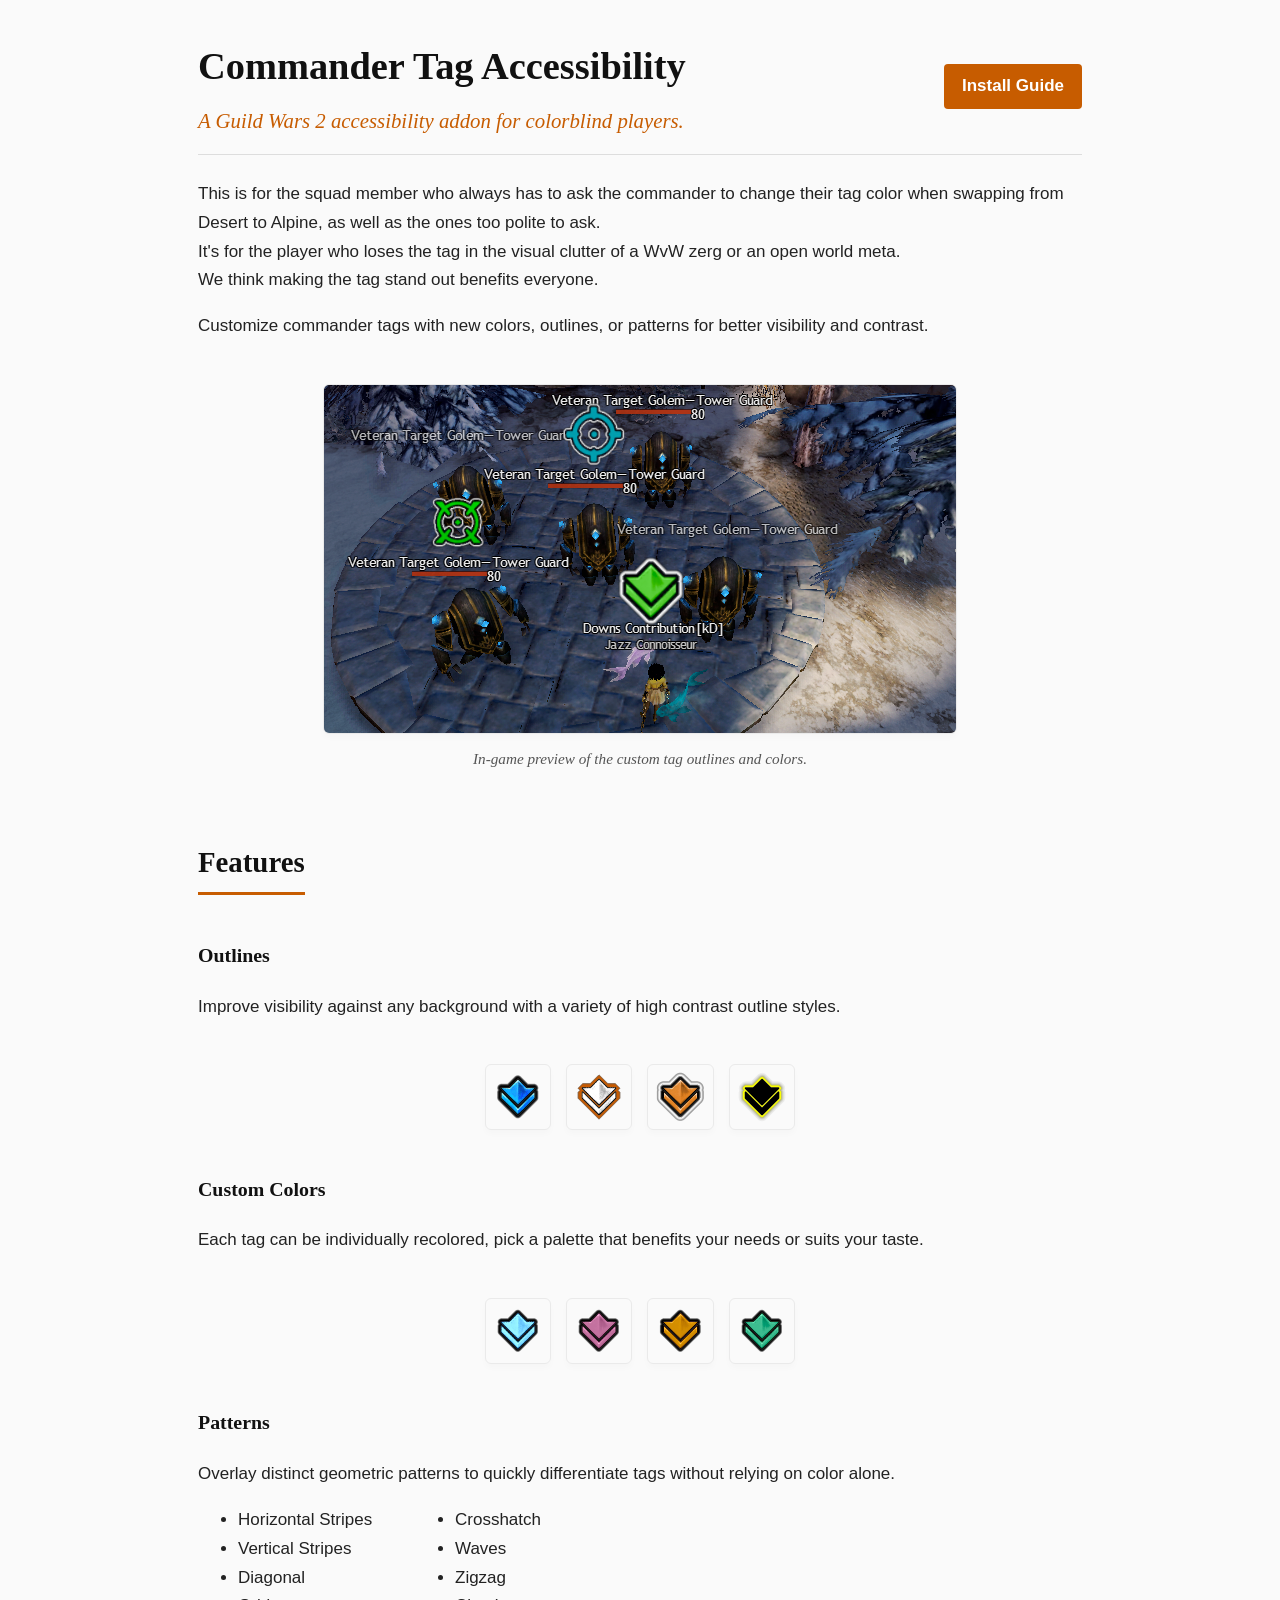
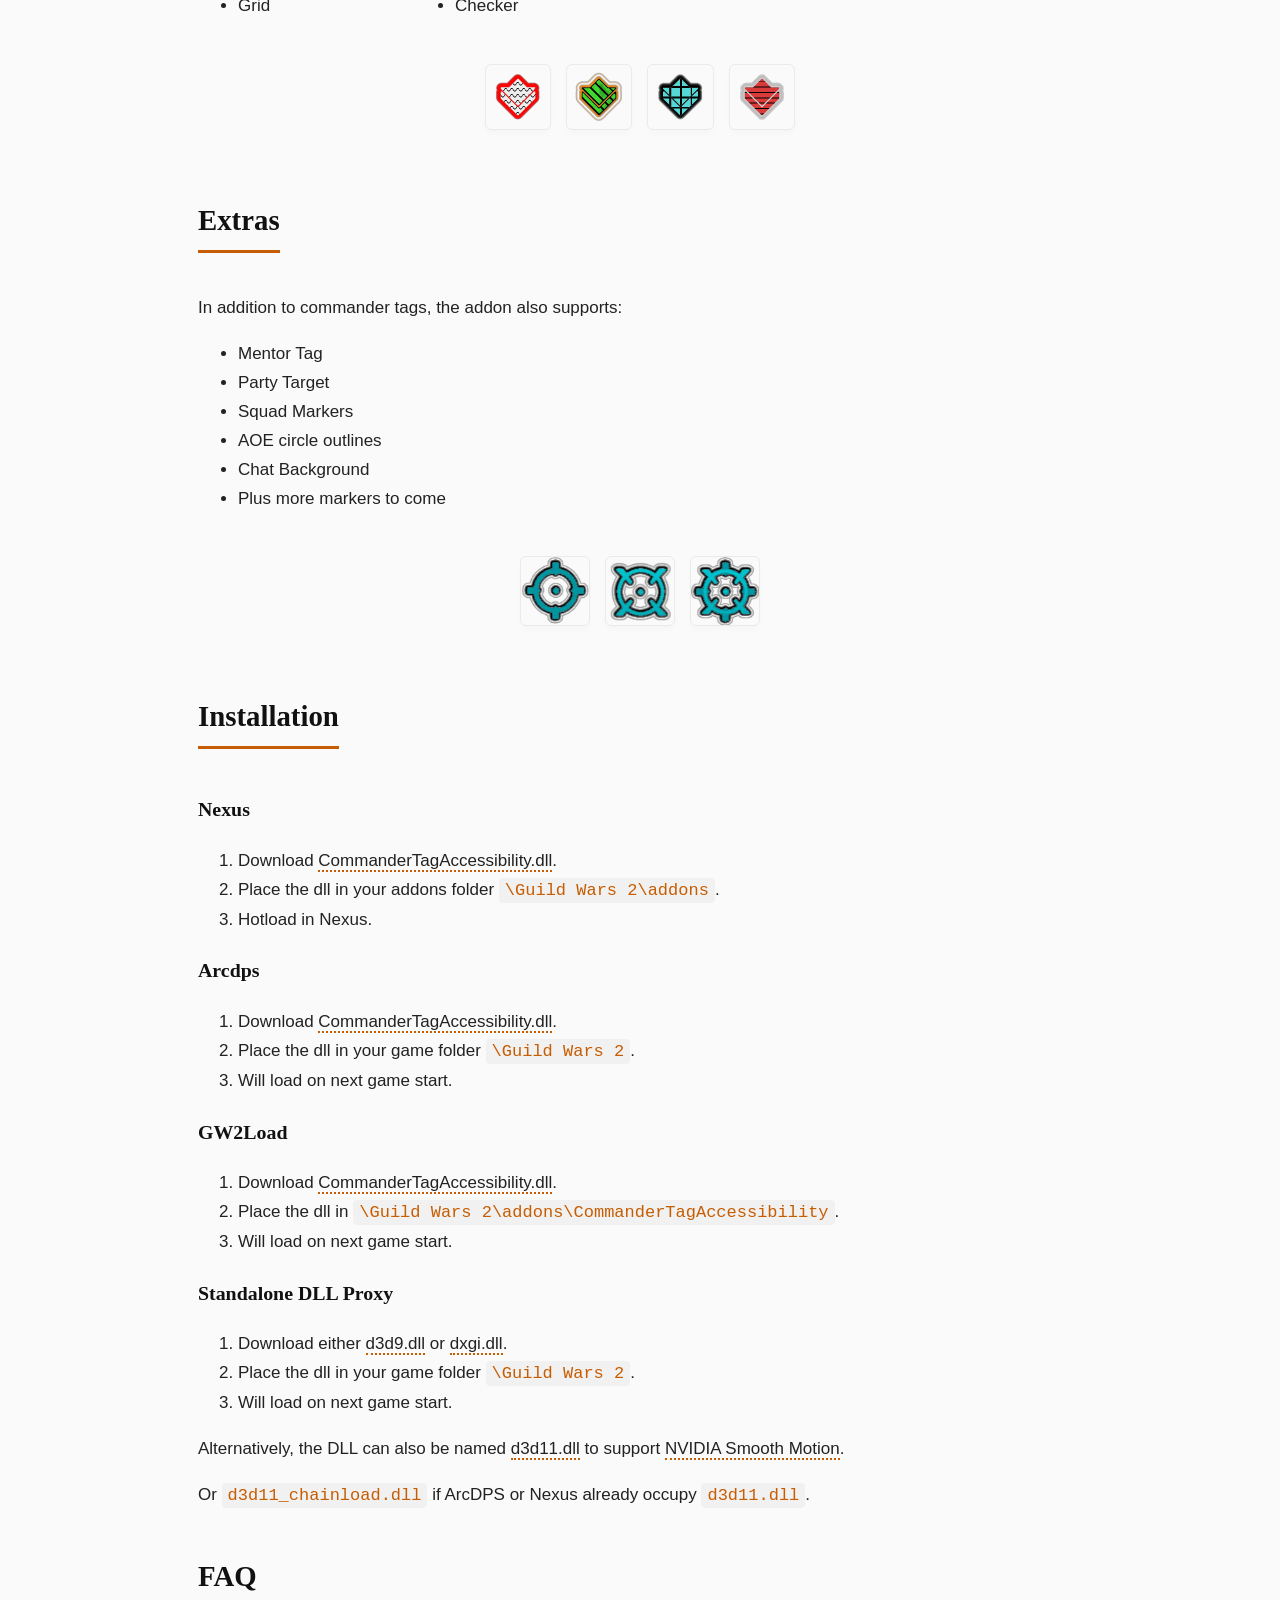
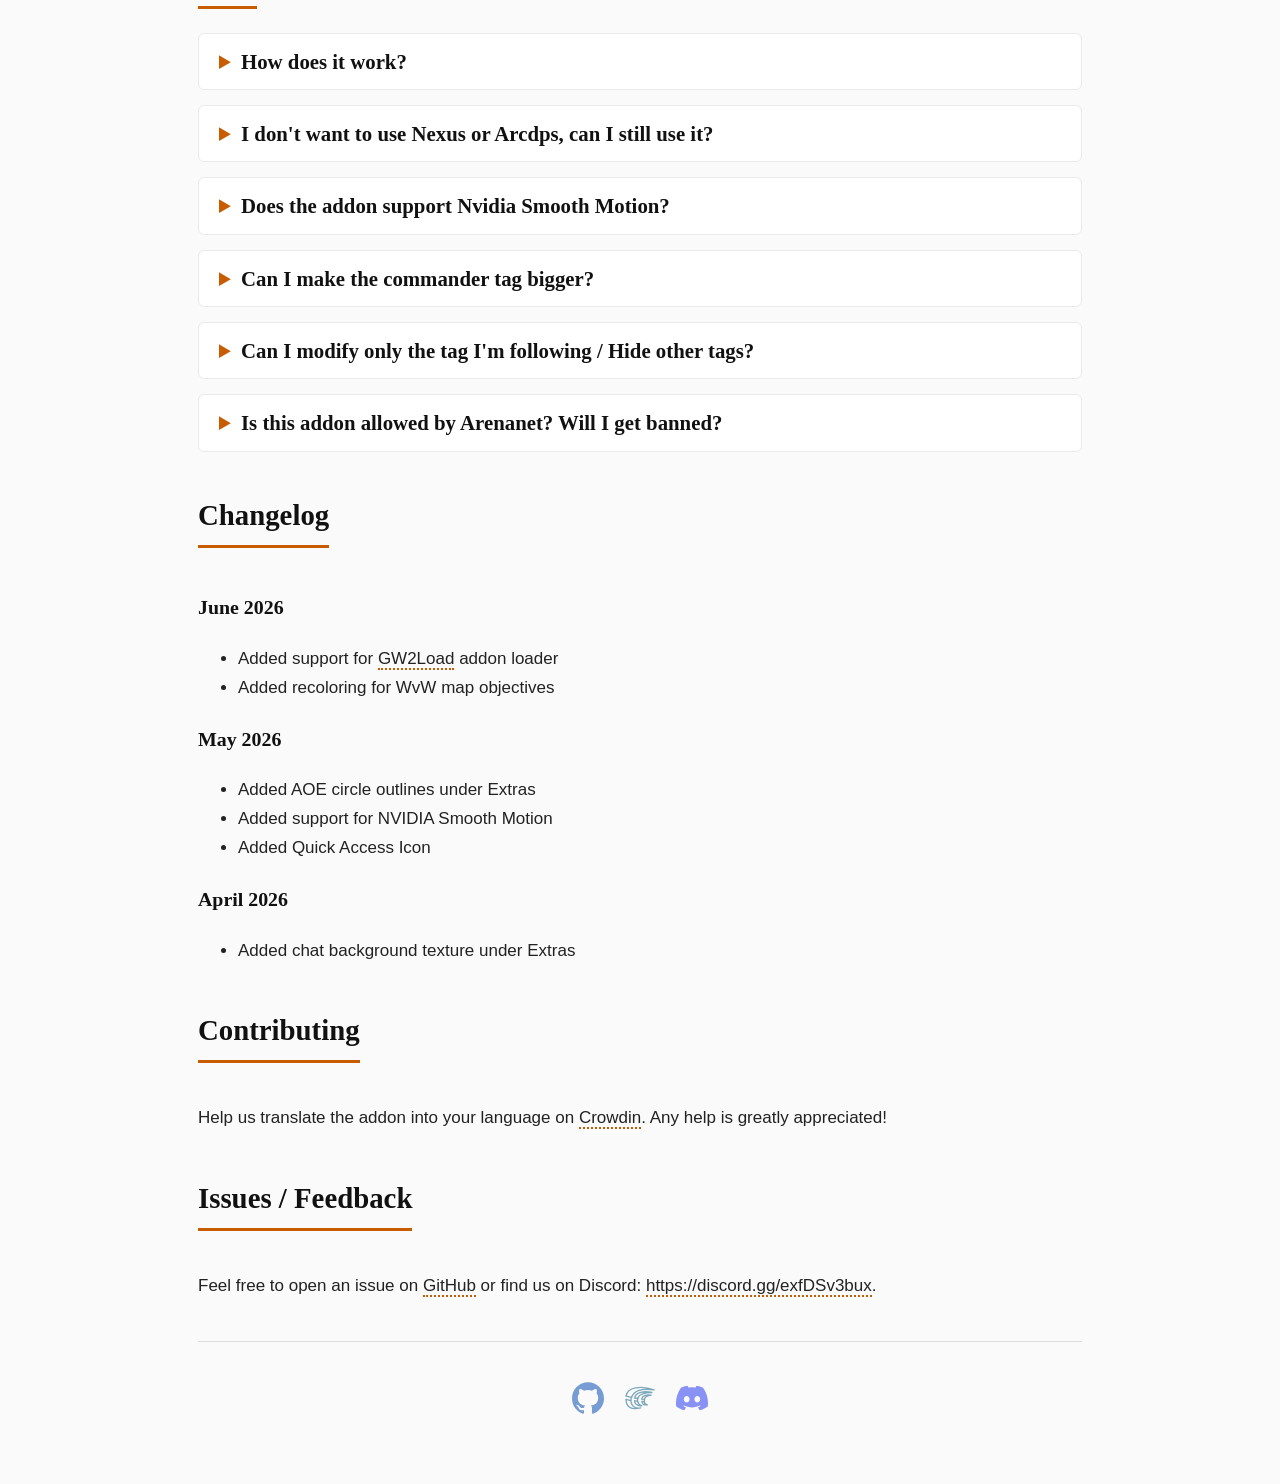
<file: index.html>
<!DOCTYPE html>
<html lang="en">

<head>
    <meta charset="UTF-8">
    <meta name="viewport" content="width=device-width, initial-scale=1.0">
    <title>Commander Tag Accessibility – Guild Wars 2 Colorblind Addon</title>
    <meta name="description"
        content="Commander Tag Accessibility is a free Guild Wars 2 addon for colorblind players. Change the color, add outlines, or patterns to commander tags to improve visibility.">

    <!-- Open Graph / Facebook -->
    <meta property="og:type" content="website">
    <meta property="og:url" content="https://cta-addon.org/">
    <meta property="og:site_name" content="Commander Tag Accessibility">
    <meta property="og:title" content="Commander Tag Accessibility">
    <meta property="og:description"
        content="Change the color, add an outline or pattern to Guild Wars 2 commander tags to improve visibility for colorblind players.">
    <meta property="og:image" content="https://cta-addon.org/cta-example.png">
    <meta property="og:image:width" content="1200">
    <meta property="og:image:height" content="630">
    <meta property="og:locale" content="en_US">

    <!-- Search Engine Crawlers -->
    <meta name="robots" content="index, follow">
    <meta name="googlebot" content="index, follow, max-snippet:-1, max-image-preview:large, max-video-preview:-1">
    <meta name="bingbot" content="index, follow, max-snippet:-1, max-image-preview:large, max-video-preview:-1">

    <!-- Mobile Web App Settings -->
    <meta name="HandheldFriendly" content="True">
    <meta name="mobile-web-app-capable" content="yes">
    <meta name="apple-mobile-web-app-capable" content="yes">

    <!-- Twitter / Discord Large Image -->
    <meta name="twitter:card" content="summary_large_image">
    <meta property="twitter:domain" content="cta-addon.org">
    <meta property="twitter:url" content="https://cta-addon.org/">
    <meta name="twitter:title" content="Commander Tag Accessibility">
    <meta name="twitter:description"
        content="Change the color, add an outline or pattern to Guild Wars 2 commander tags to improve visibility for colorblind players.">
    <meta name="twitter:image" content="https://cta-addon.org/cta-example.png">
    <link rel="icon" type="image/png" sizes="32x32" href="/favicon-32x32.png">
    <link rel="icon" type="image/png" sizes="192x192" href="/android-icon-192x192.png">
    <link rel="apple-touch-icon" href="/apple-icon-180x180.png">
    <link rel="manifest" href="/manifest.json">
    <link rel="canonical" href="https://cta-addon.org/">
    <meta name="theme-color" content="#ff9900">
    <meta name="author" content="Jake Greygoose">

    <link href="style.css?v=7" rel="stylesheet" type="text/css" media="all">
</head>

<body>

    <header class="site-header">
        <div class="header-titles">
            <h1 style="margin-bottom: 0;">Commander Tag Accessibility</h1>
            <p class="subtitle" style="margin-bottom: 0;">A Guild Wars 2 accessibility addon for colorblind players.</p>
        </div>
        <nav class="header-nav">
            <a href="#installation" class="install-button" style="margin-top: 0;">Install Guide</a>
        </nav>
    </header>

    <main>



        <p>This is for the squad member who always has to ask the commander to change their tag color when swapping from
            Desert to Alpine, as well as the ones too polite to ask.<br>
            It's for the player who loses the tag in the visual clutter of a WvW zerg or an open world meta.<br>
            We think making the tag stand out benefits everyone.</p>

        <p>Customize commander tags with new colors, outlines, or patterns for better visibility and contrast.</p>

        <figure>
            <img src="cta-example.png"
                alt="A preview of the modified commander tags featuring outlines and custom colors." loading="lazy">
            <figcaption>In-game preview of the custom tag outlines and colors.</figcaption>
        </figure>

        <h2>Features</h2>

        <h3>Outlines</h3>
        <p>Improve visibility against any background with a variety of high contrast outline styles.</p>
        <div class="outline-preview-row">
            <img src="tag-outline.png" alt="Guild Wars 2 commander tag with a soft outline effect" loading="lazy">
            <img src="tag-sharp-outline.png" alt="Guild Wars 2 commander tag with a sharp outline effect"
                loading="lazy">
            <img src="tag-double-outline.png" alt="Guild Wars 2 commander tag with a double outline effect"
                loading="lazy">
            <img src="tag-glow-outline.png" alt="Guild Wars 2 commander tag with a glow outline effect" loading="lazy">
        </div>

        <h3>Custom Colors</h3>
        <p>Each tag can be individually recolored, pick a palette that benefits your needs or suits your taste.</p>
        <div class="recolor-preview-row">
            <img src="tag-recolor-cyan.png" alt="Guild Wars 2 commander tag recolored cyan" loading="lazy">
            <img src="tag-recolor-pink.png" alt="Guild Wars 2 commander tag recolored pink" loading="lazy">
            <img src="tag-recolor-orange.png" alt="Guild Wars 2 commander tag recolored orange" loading="lazy">
            <img src="tag-recolor-green.png" alt="Guild Wars 2 commander tag recolored green" loading="lazy">
        </div>

        <h3>Patterns</h3>
        <p>Overlay distinct geometric patterns to quickly differentiate tags without relying on color alone.</p>
        <ul class="pattern-list">
            <li>Horizontal Stripes</li>
            <li>Vertical Stripes</li>
            <li>Diagonal</li>
            <li>Grid</li>
            <li>Crosshatch</li>
            <li>Waves</li>
            <li>Zigzag</li>
            <li>Checker</li>
        </ul>
        <div class="pattern-preview-row">
            <img src="tag-pattern-waves.png" alt="Guild Wars 2 commander tag with a waves pattern effect"
                loading="lazy">
            <img src="tag-pattern-diagonal.png" alt="Guild Wars 2 commander tag with a diagonal pattern effect"
                loading="lazy">
            <img src="tag-pattern-crosshatch.png" alt="Guild Wars 2 commander tag with a crosshatch pattern effect"
                loading="lazy">
            <img src="tag-pattern-horizontal.png" alt="Guild Wars 2 commander tag with a horizontal pattern effect"
                loading="lazy">
        </div>


        <h2>Extras</h2>
        <p>In addition to commander tags, the addon also supports:</p>
        <ul>
            <li>Mentor Tag</li>
            <li>Party Target</li>
            <li>Squad Markers</li>
            <li>AOE circle outlines</li>
            <li>Chat Background</li>
            <li>Plus more markers to come</li>
        </ul>

        <div class="preview-row">
            <img src="target.png" alt="Target marker preview" loading="lazy">
            <img src="personal_target.png" alt="Personal target preview" loading="lazy">
            <img src="combined_target.png" alt="Combined target preview" loading="lazy">
        </div>

        <h2 id="installation">Installation</h2>

        <h3>Nexus</h3>
        <ol>
            <li>Download <a
                    href="https://download.cta-addon.org/CommanderTagAccessibility.dll">CommanderTagAccessibility.dll</a>.
            </li>
            <li>Place the dll in your addons folder <code>\Guild Wars 2\addons</code>.</li>
            <li>Hotload in Nexus.</li>
        </ol>

        <h3>Arcdps</h3>
        <ol>
            <li>Download <a
                    href="https://download.cta-addon.org/CommanderTagAccessibility.dll">CommanderTagAccessibility.dll</a>.
            </li>
            <li>Place the dll in your game folder <code>\Guild Wars 2</code>.</li>
            <li>Will load on next game start.</li>
        </ol>

        <h3>GW2Load</h3>
        <ol>
            <li>Download <a
                    href="https://download.cta-addon.org/CommanderTagAccessibility.dll">CommanderTagAccessibility.dll</a>.
            </li>
            <li>Place the dll in <code>\Guild Wars 2\addons\CommanderTagAccessibility</code>.</li>
            <li>Will load on next game start.</li>
        </ol>

        <h3 id="standalone-dll-proxy">Standalone DLL Proxy</h3>
        <ol>
            <li>Download either <a href="https://download.cta-addon.org/d3d9.dll">d3d9.dll</a> or <a
                    href="https://download.cta-addon.org/dxgi.dll">dxgi.dll</a>.</li>
            <li>Place the dll in your game folder <code>\Guild Wars 2</code>.</li>
            <li>Will load on next game start.</li>
        </ol>
        <p>Alternatively, the DLL can also be named <a href="https://download.cta-addon.org/d3d11.dll">d3d11.dll</a> to
            support <a
                href="https://nvidia.custhelp.com/app/answers/detail/a_id/5621/~/enabling-smooth-motion-in-nvidia-app"
                target="_blank" rel="noopener noreferrer">NVIDIA Smooth Motion</a>.</p>
        <p>Or <code>d3d11_chainload.dll</code> if ArcDPS or Nexus already occupy <code>d3d11.dll</code>.</p>

        <h2>FAQ</h2>

        <details id="faq-how-does-it-work">
            <summary>
                <span style="display: inline-block;">How does it work?</span>
            </summary>
            <p style="margin-top: 10px;">CTA is a texture mod, that hooks <code>PSSetShaderResource()</code> in order to
                modify specific game textures.</p>
            <p style="margin-top: 10px;">Because it doesn't otherwise hook the game's memory it won't break between
                patches.</p>
            <figure>
                <a href="#settings-lightbox" class="lightbox-trigger"
                    aria-label="Enlarge settings interface screenshot">
                    <img src="cta-settings-ui.png" alt="In-game settings user interface for Commander Tag Accessibility"
                        loading="lazy">
                </a>
                <figcaption>In-game settings user interface. Click to enlarge.</figcaption>
            </figure>

            <div id="settings-lightbox" class="lightbox">
                <a href="#faq-how-does-it-work" class="lightbox-backdrop" aria-label="Close lightbox"></a>
                <div class="lightbox-content-container">
                    <img src="cta-settings-ui.png"
                        alt="In-game settings user interface for Commander Tag Accessibility">
                    <a href="#faq-how-does-it-work" class="lightbox-close-btn" aria-label="Close">&times;</a>
                </div>
            </div>
        </details>

        <details id="faq-standalone-proxy">
            <summary>
                <span style="display: inline-block;">I don't want to use Nexus or Arcdps, can I still use it?</span>
            </summary>
            <p style="margin-top: 10px;">Yes, follow the <a href="#standalone-dll-proxy">Standalone DLL Proxy</a>
                installation instructions.</p>
            <p style="margin-top: 10px;">We aim to support all the popular addon loaders, CTA also works great
                standalone.
                You can switch loading method at any time without losing your settings.</p>
        </details>

        <details id="faq-smooth-motion">
            <summary>
                <span style="display: inline-block;">Does the addon support Nvidia Smooth Motion?</span>
            </summary>
            <p style="margin-top: 10px;"><a
                    href="https://nvidia.custhelp.com/app/answers/detail/a_id/5621/~/enabling-smooth-motion-in-nvidia-app"
                    target="_blank" rel="noopener noreferrer">NVIDIA Smooth Motion</a> works great with Guild Wars 2,
                however it isn't widely used because it is incompatible with both ArcDPS &amp; Nexus.</p>
            <p style="margin-top: 10px;">By loading CTA as <code>d3d11.dll</code> or <code>d3d11_chainload.dll</code>,
                we can enable NVIDIA Smooth Motion for this addon while also chainloading ArcDPS &amp; Nexus to make
                them compatible.</p>
        </details>

        <details id="faq-increase-size">
            <summary>
                <span style="display: inline-block;">Can I make the commander tag bigger?</span>
            </summary>
            <p style="margin-top: 10px;">The addon allows for a 30% increase in size, it isn't possible to go any larger
                as the game doesn't allocate enough space for it.</p>
            <figure>
                <img src="quad-1.3-scale.png" alt="Texture scaled to 1.3x the original size." loading="lazy">
                <figcaption>Texture scaled to 1.3x the original size.</figcaption>
            </figure>
            <p style="margin-top: 10px;">The tag size is further determined by in-game UI size and DPI scaling.</p>
        </details>

        <details id="faq-only-followed-tag">
            <summary>
                <span style="display: inline-block;">Can I modify only the tag I'm following / Hide other tags?</span>
            </summary>
            <p style="margin-top: 10px;">No, all instances of each texture are replaced.</p>
        </details>

        <details id="faq-ban-risk">
            <summary>
                <span style="display: inline-block;">Is this addon allowed by Arenanet? Will I get banned?</span>
            </summary>
            <p style="margin-top: 10px;">Please carefully read ArenaNet's <a
                    href="https://help.guildwars2.com/hc/en-us/articles/360013625034-Policy-Third-Party-Programs"
                    target="_blank" rel="noopener noreferrer">Third-Party Programs Policy</a>, especially note the
                following statements:</p>
            <blockquote
                style="margin: 15px 0 0 0; padding: 0.5em 1em; border-left-width: 4px; box-shadow: none; font-size: 0.95em;">
                Note: ArenaNet does not review, approve, or endorse any third-party program. Each use of such a program
                is made at the account holder’s own risk.
            </blockquote>
            <blockquote
                style="margin: 10px 0 0 0; padding: 0.5em 1em; border-left-width: 4px; box-shadow: none; font-size: 0.95em;">
                ...we are aware that some utilities help players without affecting others; that is, they do not give
                one player an advantage over another. While, in general, we will not take action on an account for the
                use of such a utility program or modification, action is subject to ArenaNet’s discretion. You use any
                third-party program at your own risk.
            </blockquote>
            <p style="margin-top: 15px;">Use of any third-party software with Guild Wars 2 is at your own risk.</p>
            <p style="margin-top: 10px;">We have taken great care not to add anything that might be considered a
                competitive advantage (like highlighting specific buffs). We also decided not to allow users to set
                custom textures, seek to add art of our own, or allow swapping the regular tag for the cat tag, as we
                don't want to trivialise existing in-game achievements or disrupt potential for future unlocks or
                purchases.</p>
        </details>

        <h2>Changelog</h2>

        <h3>June 2026</h3>
        <ul>
            <li>Added support for <a href="https://github.com/gw2load/GW2Load" target="_blank"
                    rel="noopener noreferrer">GW2Load</a> addon loader</li>
            <li>Added recoloring for WvW map objectives</li>
        </ul>

        <h3>May 2026</h3>
        <ul>
            <li>Added AOE circle outlines under Extras</li>
            <li>Added support for NVIDIA Smooth Motion</li>
            <li>Added Quick Access Icon</li>
        </ul>

        <h3>April 2026</h3>
        <ul>
            <li>Added chat background texture under Extras</li>
        </ul>

        <h2>Contributing</h2>
        <p>Help us translate the addon into your language on <a
                href="https://crowdin.com/project/commander-tag-accessibility" target="_blank"
                rel="noopener noreferrer">Crowdin</a>. Any help is greatly appreciated!</p>


        <h2>Issues / Feedback</h2>
        <p>Feel free to open an issue on <a
                href="https://github.com/jake-greygoose/Commander-Tag-Accessibility-releases/issues" target="_blank"
                rel="noopener noreferrer">GitHub</a> or find us on Discord: <a href="https://discord.gg/exfDSv3bux"
                target="_blank" rel="noopener noreferrer">https://discord.gg/exfDSv3bux</a>.</p>

    </main>

    <footer>
        <a href="https://github.com/jake-greygoose/Commander-Tag-Accessibility-releases" target="_blank"
            rel="noopener noreferrer" class="footer-link" aria-label="GitHub Repository">
            <img src="github.svg" alt="GitHub" width="32" height="32">
        </a>
        <a href="https://crowdin.com/project/commander-tag-accessibility" target="_blank" rel="noopener noreferrer"
            class="footer-link" aria-label="Translate on Crowdin">
            <img src="crowdin.svg" alt="Crowdin" width="32" height="32">
        </a>
        <a href="https://discord.gg/exfDSv3bux" target="_blank" rel="noopener noreferrer" class="footer-link"
            aria-label="Join our Discord">
            <img src="discord.svg" alt="Discord" width="32" height="32">
        </a>
    </footer>

</body>

<script type="application/ld+json">
{
  "@context": "https://schema.org",
  "@type": "SoftwareApplication",
  "name": "Commander Tag Accessibility",
  "url": "https://cta-addon.org/",
  "author": {
    "@type": "Person",
    "name": "Jake Greygoose",
    "url": "https://github.com/jake-greygoose"
  },
  "description": "A free Guild Wars 2 addon for colorblind players. Change the color, add outlines or patterns to commander tags by modifying the texture for better accessibility and visibility.",
  "applicationCategory": "GameApplication",
  "operatingSystem": "Windows",
  "keywords": "Guild Wars 2, GW2, commander tag, accessibility, colorblind, CVD, addon, texture, visibility",
  "offers": {
    "@type": "Offer",
    "price": "0",
    "priceCurrency": "USD"
  }
}
</script>

<script type="application/ld+json">
{
  "@context": "https://schema.org",
  "@type": "FAQPage",
  "mainEntity": [
    {
      "@type": "Question",
      "name": "How does it work?",
      "acceptedAnswer": {
        "@type": "Answer",
        "text": "CTA is a texture mod, that hooks PSSetShaderResource() in order to modify specific game textures. Because it doesn't otherwise hook the game's memory it won't break between patches."
      }
    },
    {
      "@type": "Question",
      "name": "I don't want to use Nexus, Arcdps or GW2Load, can I still use Commander Tag Accessibility?",
      "acceptedAnswer": {
        "@type": "Answer",
        "text": "Yes, follow the Standalone DLL Proxy installation instructions. We aim to support all the popular addon loaders, CTA also works great standalone. You can switch loading method at any time without losing your settings."
      }
    },
    {
      "@type": "Question",
      "name": "Does the addon support Nvidia Smooth Motion?",
      "acceptedAnswer": {
        "@type": "Answer",
        "text": "Nvidia Smooth Motion works great with Guild Wars 2, however it isn't widely used because it is incompatible with both ArcDPS & Nexus. By loading CTA as d3d11.dll or d3d11_chainload.dll, we can enable NVIDIA Smooth Motion for this addon while also chainloading ArcDPS & Nexus to make them compatible."
      }
    },
    {
      "@type": "Question",
      "name": "Can I make the commander tag bigger?",
      "acceptedAnswer": {
        "@type": "Answer",
        "text": "The addon allows for a 30% increase in size. It isn't possible to go any larger as the game doesn't allocate enough space for it. The tag size is further determined by in-game UI size and DPI scaling."
      }
    },
    {
      "@type": "Question",
      "name": "Can I modify only the tag I'm following or hide other tags?",
      "acceptedAnswer": {
        "@type": "Answer",
        "text": "No, all instances of each texture are replaced."
      }
    },
    {
      "@type": "Question",
      "name": "Is Commander Tag Accessibility allowed by ArenaNet? Will I get banned?",
      "acceptedAnswer": {
        "@type": "Answer",
        "text": "Please carefully read ArenaNet's Third-Party Programs Policy, especially note the following statements. Note: ArenaNet does not review, approve, or endorse any third-party program. Each use of such a program is made at the account holder’s own risk. ...we are aware that some utilities help players without affecting others; that is, they do not give one player an advantage over another. While, in general, we will not take action on an account for the use of such a utility program or modification, action is subject to ArenaNet’s discretion. You use any third-party program at your own risk. Use of any third-party software with Guild Wars 2 is at your own risk. We have taken great care not to add anything that might be considered a competitive advantage (like highlighting specific buffs). We also decided not to allow users to set custom textures, seek to add art of our own, or allow swapping the regular tag for the cat tag, as we don't want to trivialise existing in-game achievements or disrupt potential for future unlocks or purchases."
      }
    }
  ]
}
</script>

</html>
</file>
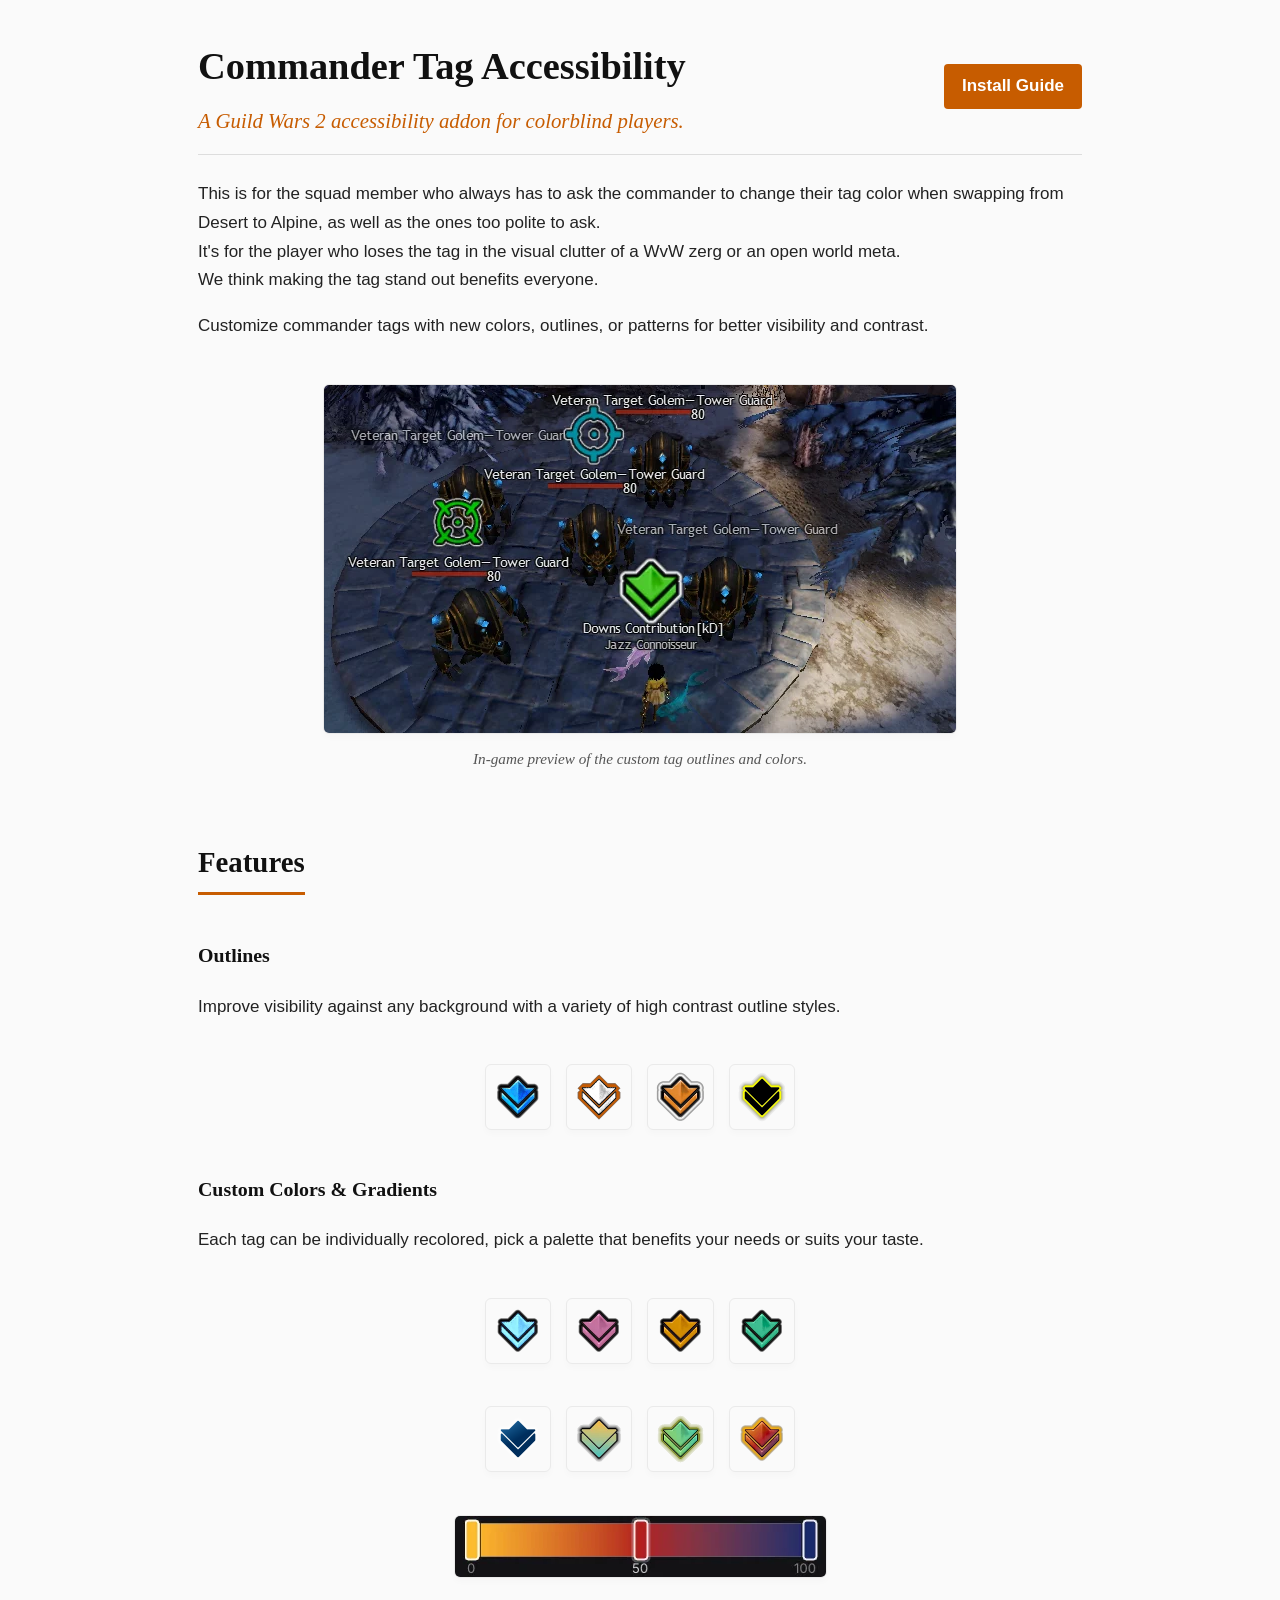
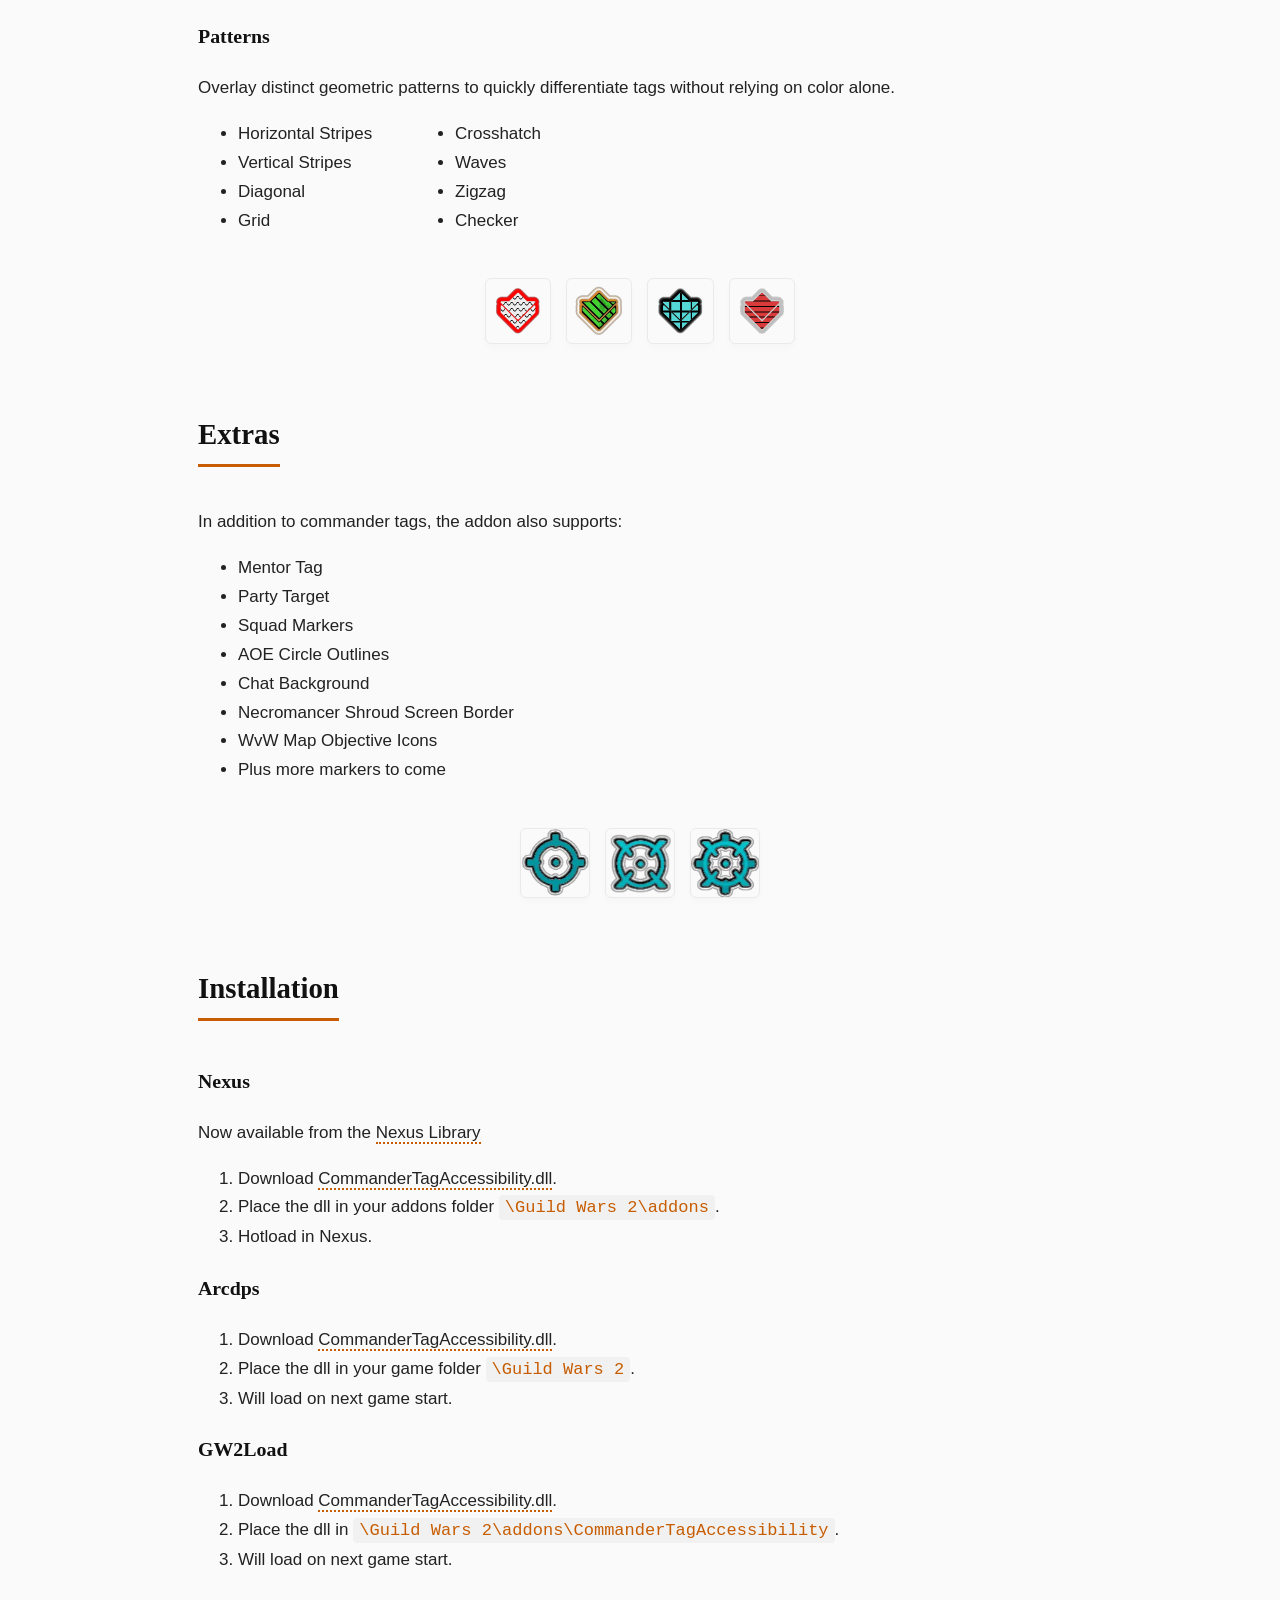
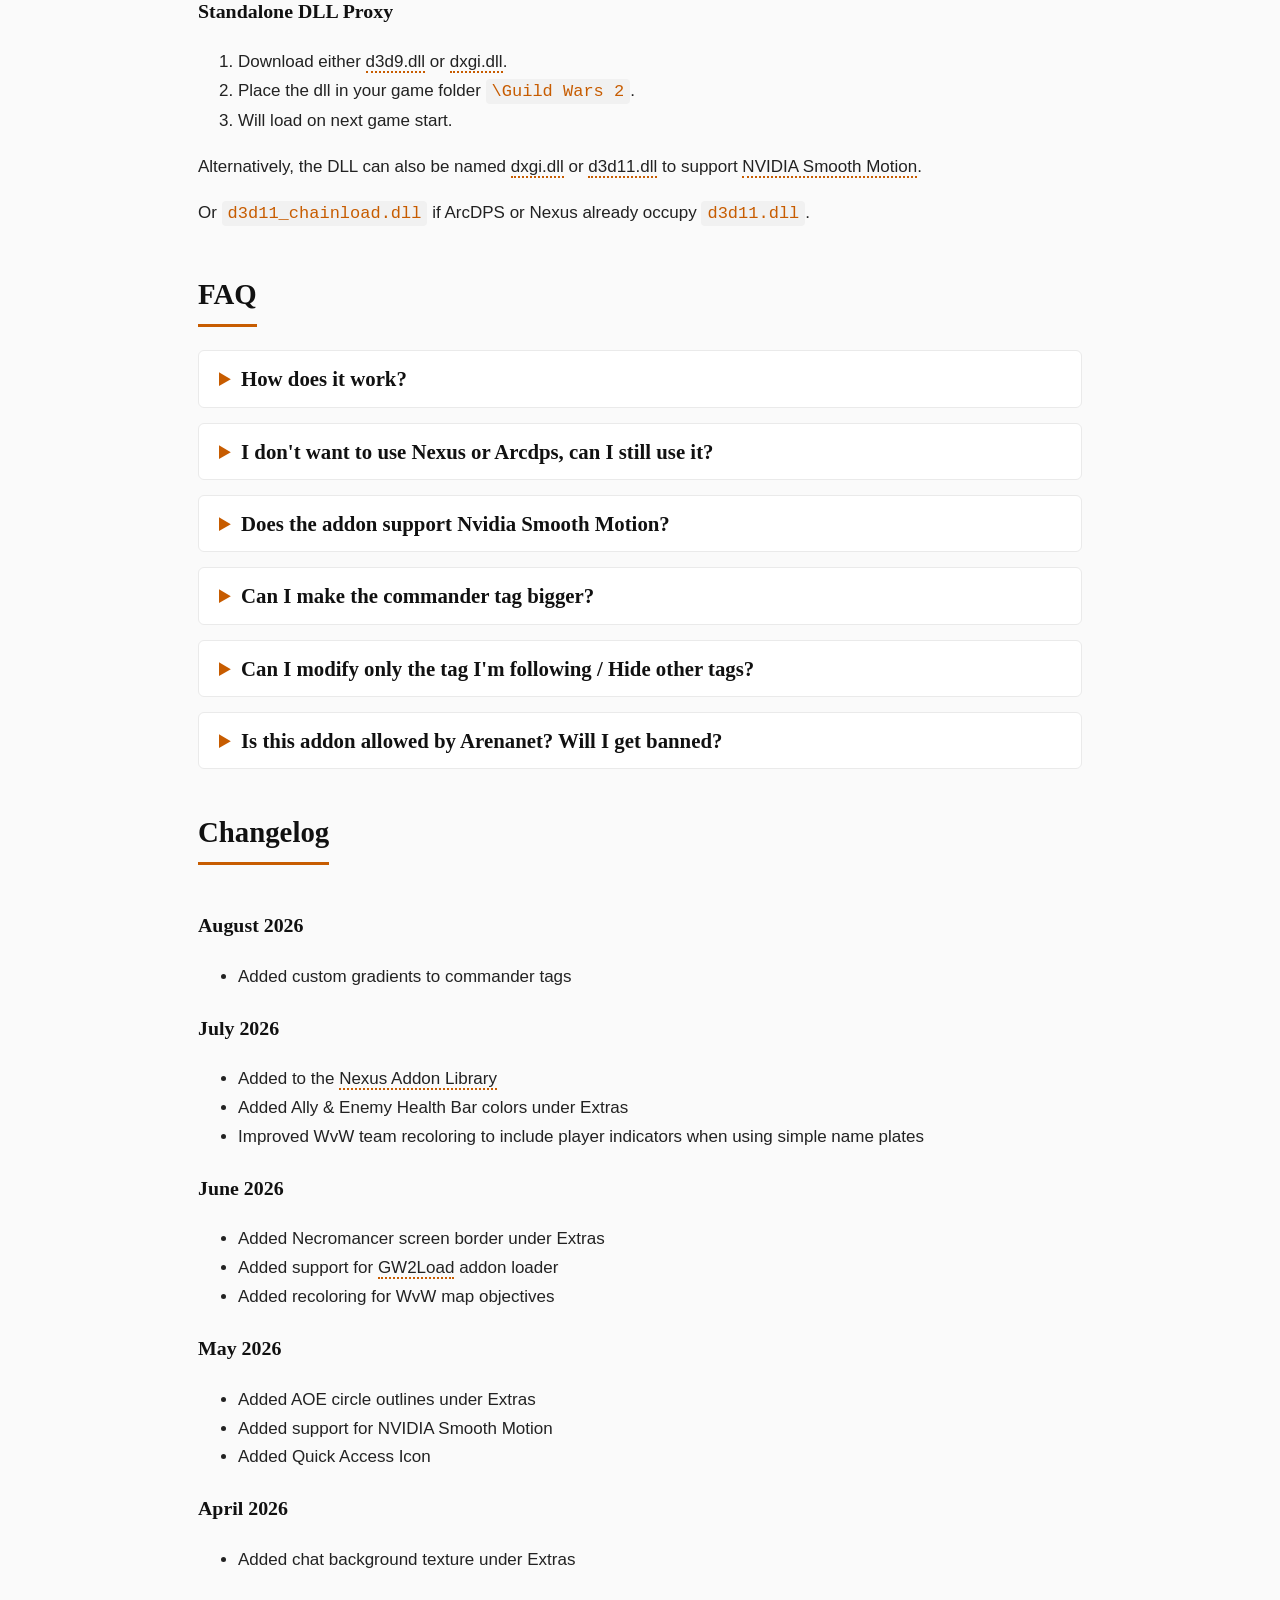
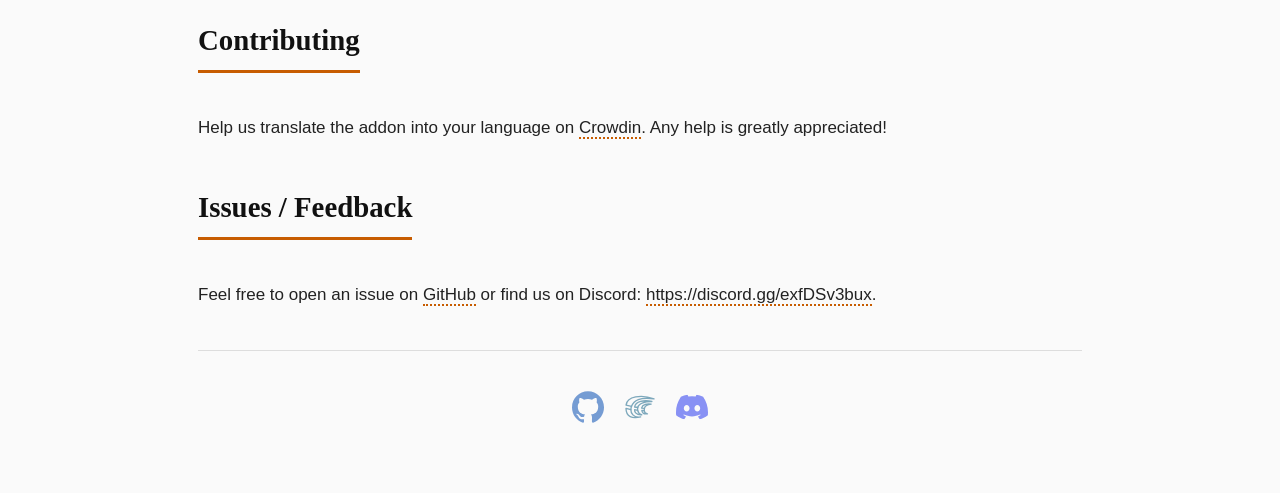
<file: website/index.html>
<!DOCTYPE html>
<html lang="en">

<head>
    <meta charset="UTF-8">
    <meta name="viewport" content="width=device-width, initial-scale=1.0">
    <title>Commander Tag Accessibility – Guild Wars 2 Colorblind Addon</title>
    <meta name="description"
        content="Commander Tag Accessibility is a free Guild Wars 2 addon for colorblind players. Change the color, add outlines, or patterns to commander tags to improve visibility.">

    <!-- Open Graph / Facebook -->
    <meta property="og:type" content="website">
    <meta property="og:url" content="https://cta-addon.org/">
    <meta property="og:site_name" content="Commander Tag Accessibility">
    <meta property="og:title" content="Commander Tag Accessibility">
    <meta property="og:description"
        content="Change the color, add an outline or pattern to Guild Wars 2 commander tags to improve visibility for colorblind players.">
    <meta property="og:image" content="https://cta-addon.org/cta-example.png">
    <meta property="og:image:width" content="1200">
    <meta property="og:image:height" content="630">
    <meta property="og:locale" content="en_US">

    <!-- Search Engine Crawlers -->
    <meta name="robots" content="index, follow">
    <meta name="googlebot" content="index, follow, max-snippet:-1, max-image-preview:large, max-video-preview:-1">
    <meta name="bingbot" content="index, follow, max-snippet:-1, max-image-preview:large, max-video-preview:-1">

    <!-- Mobile Web App Settings -->
    <meta name="HandheldFriendly" content="True">
    <meta name="mobile-web-app-capable" content="yes">
    <meta name="apple-mobile-web-app-capable" content="yes">

    <!-- Twitter / Discord Large Image -->
    <meta name="twitter:card" content="summary_large_image">
    <meta property="twitter:domain" content="cta-addon.org">
    <meta property="twitter:url" content="https://cta-addon.org/">
    <meta name="twitter:title" content="Commander Tag Accessibility">
    <meta name="twitter:description"
        content="Change the color, add an outline or pattern to Guild Wars 2 commander tags to improve visibility for colorblind players.">
    <meta name="twitter:image" content="https://cta-addon.org/cta-example.png">
    <link rel="icon" type="image/png" sizes="32x32" href="/favicon-32x32.png">
    <link rel="icon" type="image/png" sizes="192x192" href="/android-icon-192x192.png">
    <link rel="apple-touch-icon" href="/apple-icon-180x180.png">
    <link rel="manifest" href="/manifest.json">
    <link rel="canonical" href="https://cta-addon.org/">
    <meta name="theme-color" content="#ff9900">
    <meta name="author" content="Jake Greygoose">

    <link href="style.css?v=7" rel="stylesheet" type="text/css" media="all">
</head>

<body>

    <header class="site-header">
        <div class="header-titles">
            <h1 style="margin-bottom: 0;">Commander Tag Accessibility</h1>
            <p class="subtitle" style="margin-bottom: 0;">A Guild Wars 2 accessibility addon for colorblind players.</p>
        </div>
        <nav class="header-nav">
            <a href="#installation" class="install-button" style="margin-top: 0;">Install Guide</a>
        </nav>
    </header>

    <main>



        <p>This is for the squad member who always has to ask the commander to change their tag color when swapping from
            Desert to Alpine, as well as the ones too polite to ask.<br>
            It's for the player who loses the tag in the visual clutter of a WvW zerg or an open world meta.<br>
            We think making the tag stand out benefits everyone.</p>

        <p>Customize commander tags with new colors, outlines, or patterns for better visibility and contrast.</p>

        <figure>
            <img src="cta-example.webp"
                alt="A preview of the modified commander tags featuring outlines and custom colors." loading="lazy">
            <figcaption>In-game preview of the custom tag outlines and colors.</figcaption>
        </figure>

        <h2>Features</h2>

        <h3>Outlines</h3>
        <p>Improve visibility against any background with a variety of high contrast outline styles.</p>
        <div class="outline-preview-row">
            <img src="tag-outline.webp" alt="Guild Wars 2 commander tag with a soft outline effect" loading="lazy">
            <img src="tag-sharp-outline.webp" alt="Guild Wars 2 commander tag with a sharp outline effect"
                loading="lazy">
            <img src="tag-double-outline.webp" alt="Guild Wars 2 commander tag with a double outline effect"
                loading="lazy">
            <img src="tag-glow-outline.webp" alt="Guild Wars 2 commander tag with a glow outline effect" loading="lazy">
        </div>

        <h3>Custom Colors & Gradients</h3>
        <p>Each tag can be individually recolored, pick a palette that benefits your needs or suits your taste.</p>
        <div class="recolor-preview-row">
            <img src="tag-recolor-cyan.webp" alt="Guild Wars 2 commander tag recolored cyan" loading="lazy">
            <img src="tag-recolor-pink.webp" alt="Guild Wars 2 commander tag recolored pink" loading="lazy">
            <img src="tag-recolor-orange.webp" alt="Guild Wars 2 commander tag recolored orange" loading="lazy">
            <img src="tag-recolor-green.webp" alt="Guild Wars 2 commander tag recolored green" loading="lazy">
        </div>

        <div class="recolor-preview-row">
            <img src="tag-gradient-blue.webp" alt="Guild Wars 2 commander tag with blue gradient" loading="lazy">
            <img src="tag-gradient-cyan.webp" alt="Guild Wars 2 commander tag with cyan gradient" loading="lazy">
            <img src="tag-gradient-green.webp" alt="Guild Wars 2 commander tag with green gradient" loading="lazy">
            <img src="tag-gradient-red.webp" alt="Guild Wars 2 commander tag with red gradient" loading="lazy">
        </div>
        <figure>
            <img src="gradient-picker.webp" alt="Gradient picker settings in the commander tag addon" loading="lazy">
        </figure>

        <h3>Patterns</h3>
        <p>Overlay distinct geometric patterns to quickly differentiate tags without relying on color alone.</p>
        <ul class="pattern-list">
            <li>Horizontal Stripes</li>
            <li>Vertical Stripes</li>
            <li>Diagonal</li>
            <li>Grid</li>
            <li>Crosshatch</li>
            <li>Waves</li>
            <li>Zigzag</li>
            <li>Checker</li>
        </ul>
        <div class="pattern-preview-row">
            <img src="tag-pattern-waves.webp" alt="Guild Wars 2 commander tag with a waves pattern effect"
                loading="lazy">
            <img src="tag-pattern-diagonal.webp" alt="Guild Wars 2 commander tag with a diagonal pattern effect"
                loading="lazy">
            <img src="tag-pattern-crosshatch.webp" alt="Guild Wars 2 commander tag with a crosshatch pattern effect"
                loading="lazy">
            <img src="tag-pattern-horizontal.webp" alt="Guild Wars 2 commander tag with a horizontal pattern effect"
                loading="lazy">
        </div>


        <h2>Extras</h2>
        <p>In addition to commander tags, the addon also supports:</p>
        <ul>
            <li>Mentor Tag</li>
            <li>Party Target</li>
            <li>Squad Markers</li>
            <li>AOE Circle Outlines</li>
            <li>Chat Background</li>
            <li>Necromancer Shroud Screen Border</li>
            <li>WvW Map Objective Icons</li>
            <li>Plus more markers to come</li>
        </ul>

        <div class="preview-row">
            <img src="target.webp" alt="Target marker preview" loading="lazy">
            <img src="personal_target.webp" alt="Personal target preview" loading="lazy">
            <img src="combined_target.webp" alt="Combined target preview" loading="lazy">
        </div>

        <h2 id="installation">Installation</h2>

        <h3>Nexus</h3>
        Now available from the <a href="https://raidcore.gg/gw2/addons/commander-tag-accessibility">Nexus Library</a>
        <ol>
            <li>Download <a
                    href="https://download.cta-addon.org/CommanderTagAccessibility.dll">CommanderTagAccessibility.dll</a>.
            </li>
            <li>Place the dll in your addons folder <code>\Guild Wars 2\addons</code>.</li>
            <li>Hotload in Nexus.</li>
        </ol>

        <h3>Arcdps</h3>
        <ol>
            <li>Download <a
                    href="https://download.cta-addon.org/CommanderTagAccessibility.dll">CommanderTagAccessibility.dll</a>.
            </li>
            <li>Place the dll in your game folder <code>\Guild Wars 2</code>.</li>
            <li>Will load on next game start.</li>
        </ol>

        <h3>GW2Load</h3>
        <ol>
            <li>Download <a
                    href="https://download.cta-addon.org/CommanderTagAccessibility.dll">CommanderTagAccessibility.dll</a>.
            </li>
            <li>Place the dll in <code>\Guild Wars 2\addons\CommanderTagAccessibility</code>.</li>
            <li>Will load on next game start.</li>
        </ol>

        <h3 id="standalone-dll-proxy">Standalone DLL Proxy</h3>
        <ol>
            <li>Download either <a href="https://download.cta-addon.org/d3d9.dll">d3d9.dll</a> or <a
                    href="https://download.cta-addon.org/dxgi.dll">dxgi.dll</a>.</li>
            <li>Place the dll in your game folder <code>\Guild Wars 2</code>.</li>
            <li>Will load on next game start.</li>
        </ol>
        <p>Alternatively, the DLL can also be named <a href="https://download.cta-addon.org/dxgi.dll">dxgi.dll</a> or <a
                href="https://download.cta-addon.org/d3d11.dll">d3d11.dll</a> to
            support <a
                href="https://nvidia.custhelp.com/app/answers/detail/a_id/5621/~/enabling-smooth-motion-in-nvidia-app"
                target="_blank" rel="noopener noreferrer">NVIDIA Smooth Motion</a>.</p>
        <p>Or <code>d3d11_chainload.dll</code> if ArcDPS or Nexus already occupy <code>d3d11.dll</code>.</p>

        <h2>FAQ</h2>

        <details id="faq-how-does-it-work">
            <summary>
                <span style="display: inline-block;">How does it work?</span>
            </summary>
            <p style="margin-top: 10px;">CTA is a texture mod, that hooks <code>PSSetShaderResource()</code> in order to
                modify specific game textures.</p>
            <p style="margin-top: 10px;">Because it doesn't otherwise hook the game's memory it won't break between
                patches.</p>
            <figure>
                <a href="#settings-lightbox" class="lightbox-trigger"
                    aria-label="Enlarge settings interface screenshot">
                    <img src="cta-settings-ui.webp"
                        alt="In-game settings user interface for Commander Tag Accessibility" loading="lazy">
                </a>
                <figcaption>In-game settings user interface. Click to enlarge.</figcaption>
            </figure>

            <div id="settings-lightbox" class="lightbox">
                <a href="#faq-how-does-it-work" class="lightbox-backdrop" aria-label="Close lightbox"></a>
                <div class="lightbox-content-container">
                    <img src="cta-settings-ui.webp"
                        alt="In-game settings user interface for Commander Tag Accessibility">
                    <a href="#faq-how-does-it-work" class="lightbox-close-btn" aria-label="Close">&times;</a>
                </div>
            </div>
        </details>

        <details id="faq-standalone-proxy">
            <summary>
                <span style="display: inline-block;">I don't want to use Nexus or Arcdps, can I still use it?</span>
            </summary>
            <p style="margin-top: 10px;">Yes, follow the <a href="#standalone-dll-proxy">Standalone DLL Proxy</a>
                installation instructions.</p>
            <p style="margin-top: 10px;">We aim to support all the popular addon loaders, CTA also works great
                standalone.
                You can switch loading method at any time without losing your settings.</p>
        </details>

        <details id="faq-smooth-motion">
            <summary>
                <span style="display: inline-block;">Does the addon support Nvidia Smooth Motion?</span>
            </summary>
            <p style="margin-top: 10px;">Yes. <a
                    href="https://nvidia.custhelp.com/app/answers/detail/a_id/5621/~/enabling-smooth-motion-in-nvidia-app"
                    target="_blank" rel="noopener noreferrer">NVIDIA Smooth Motion</a> works great with Guild Wars 2,
                and is fully compatible with CTA, ArcDPS, and Nexus.</p>
            <p style="margin-top: 10px;">To use Smoothmotion with standalone CTA, load as <code>dxgi.dll</code>,
                <code>d3d11.dll</code>, or <code>d3d11_chainload.dll</code> if another addon is already occupying
                <code>d3d11.dll</code>.
            </p>
        </details>

        <details id="faq-increase-size">
            <summary>
                <span style="display: inline-block;">Can I make the commander tag bigger?</span>
            </summary>
            <p style="margin-top: 10px;">The addon allows for a 30% increase in size, it isn't possible to go any larger
                as the game doesn't allocate enough space for it.</p>
            <figure>
                <img src="quad-1.3-scale.webp" alt="Texture scaled to 1.3x the original size." loading="lazy">
                <figcaption>Texture scaled to 1.3x the original size.</figcaption>
            </figure>
            <p style="margin-top: 10px;">The tag size is further determined by in-game UI size and DPI scaling.</p>
        </details>

        <details id="faq-only-followed-tag">
            <summary>
                <span style="display: inline-block;">Can I modify only the tag I'm following / Hide other tags?</span>
            </summary>
            <p style="margin-top: 10px;">No, all instances of each texture are replaced.</p>
        </details>

        <details id="faq-ban-risk">
            <summary>
                <span style="display: inline-block;">Is this addon allowed by Arenanet? Will I get banned?</span>
            </summary>
            <p style="margin-top: 10px;">Please carefully read ArenaNet's <a
                    href="https://help.guildwars2.com/hc/en-us/articles/360013625034-Policy-Third-Party-Programs"
                    target="_blank" rel="noopener noreferrer">Third-Party Programs Policy</a>, especially note the
                following statements:</p>
            <blockquote
                style="margin: 15px 0 0 0; padding: 0.5em 1em; border-left-width: 4px; box-shadow: none; font-size: 0.95em;">
                Note: ArenaNet does not review, approve, or endorse any third-party program. Each use of such a program
                is made at the account holder’s own risk.
            </blockquote>
            <blockquote
                style="margin: 10px 0 0 0; padding: 0.5em 1em; border-left-width: 4px; box-shadow: none; font-size: 0.95em;">
                ...we are aware that some utilities help players without affecting others; that is, they do not give
                one player an advantage over another. While, in general, we will not take action on an account for the
                use of such a utility program or modification, action is subject to ArenaNet’s discretion. You use any
                third-party program at your own risk.
            </blockquote>
            <p style="margin-top: 15px;">Use of any third-party software with Guild Wars 2 is at your own risk.</p>
            <p style="margin-top: 10px;">We have taken great care not to add anything that might be considered a
                competitive advantage (like highlighting specific buffs). We also decided not to allow users to set
                custom textures, seek to add art of our own, or allow swapping the regular tag for the cat tag, as we
                don't want to trivialise existing in-game achievements or disrupt potential for future unlocks or
                purchases.</p>
        </details>

        <h2>Changelog</h2>

        <h3>August 2026</h3>
        <ul>
            <li>Added custom gradients to commander tags</li>
        </ul>

        <h3>July 2026</h3>
        <ul>
            <li>Added to the <a href="https://raidcore.gg/gw2/addons/commander-tag-accessibility" target="_blank"
                    rel="noopener noreferrer">Nexus Addon Library</a></li>
            <li>Added Ally & Enemy Health Bar colors under Extras</li>
            <li>Improved WvW team recoloring to include player indicators when using simple name plates</li>
        </ul>

        <h3>June 2026</h3>
        <ul>
            <li>Added Necromancer screen border under Extras</li>
            <li>Added support for <a href="https://github.com/gw2load/GW2Load" target="_blank"
                    rel="noopener noreferrer">GW2Load</a> addon loader</li>
            <li>Added recoloring for WvW map objectives</li>
        </ul>

        <h3>May 2026</h3>
        <ul>
            <li>Added AOE circle outlines under Extras</li>
            <li>Added support for NVIDIA Smooth Motion</li>
            <li>Added Quick Access Icon</li>
        </ul>

        <h3>April 2026</h3>
        <ul>
            <li>Added chat background texture under Extras</li>
        </ul>

        <h2>Contributing</h2>
        <p>Help us translate the addon into your language on <a
                href="https://crowdin.com/project/commander-tag-accessibility" target="_blank"
                rel="noopener noreferrer">Crowdin</a>. Any help is greatly appreciated!</p>


        <h2>Issues / Feedback</h2>
        <p>Feel free to open an issue on <a
                href="https://github.com/jake-greygoose/Commander-Tag-Accessibility-releases/issues" target="_blank"
                rel="noopener noreferrer">GitHub</a> or find us on Discord: <a href="https://discord.gg/exfDSv3bux"
                target="_blank" rel="noopener noreferrer">https://discord.gg/exfDSv3bux</a>.</p>

    </main>

    <footer>
        <a href="https://github.com/jake-greygoose/Commander-Tag-Accessibility-releases" target="_blank"
            rel="noopener noreferrer" class="footer-link" aria-label="GitHub Repository">
            <img src="github.svg" alt="GitHub" width="32" height="32">
        </a>
        <a href="https://crowdin.com/project/commander-tag-accessibility" target="_blank" rel="noopener noreferrer"
            class="footer-link" aria-label="Translate on Crowdin">
            <img src="crowdin.svg" alt="Crowdin" width="32" height="32">
        </a>
        <a href="https://discord.gg/exfDSv3bux" target="_blank" rel="noopener noreferrer" class="footer-link"
            aria-label="Join our Discord">
            <img src="discord.svg" alt="Discord" width="32" height="32">
        </a>
    </footer>

</body>

<script type="application/ld+json">
{
  "@context": "https://schema.org",
  "@type": "SoftwareApplication",
  "name": "Commander Tag Accessibility",
  "url": "https://cta-addon.org/",
  "author": {
    "@type": "Person",
    "name": "Jake Greygoose",
    "url": "https://github.com/jake-greygoose"
  },
  "description": "A free Guild Wars 2 addon for colorblind players. Change the color, add outlines or patterns to commander tags by modifying the texture for better accessibility and visibility.",
  "applicationCategory": "GameApplication",
  "operatingSystem": "Windows",
  "keywords": "Guild Wars 2, GW2, commander tag, accessibility, colorblind, CVD, addon, texture, visibility",
  "offers": {
    "@type": "Offer",
    "price": "0",
    "priceCurrency": "USD"
  }
}
</script>

<script type="application/ld+json">
{
  "@context": "https://schema.org",
  "@type": "FAQPage",
  "mainEntity": [
    {
      "@type": "Question",
      "name": "How does it work?",
      "acceptedAnswer": {
        "@type": "Answer",
        "text": "CTA is a texture mod, that hooks PSSetShaderResource() in order to modify specific game textures. Because it doesn't otherwise hook the game's memory it won't break between patches."
      }
    },
    {
      "@type": "Question",
      "name": "I don't want to use Nexus, Arcdps or GW2Load, can I still use Commander Tag Accessibility?",
      "acceptedAnswer": {
        "@type": "Answer",
        "text": "Yes, follow the Standalone DLL Proxy installation instructions. We aim to support all the popular addon loaders, CTA also works great standalone. You can switch loading method at any time without losing your settings."
      }
    },
    {
      "@type": "Question",
      "name": "Does the addon support Nvidia Smooth Motion?",
      "acceptedAnswer": {
        "@type": "Answer",
        "text": "Yes. NVIDIA Smooth Motion works great with Guild Wars 2, and is fully compatible with CTA, ArcDPS, and Nexus. To use Smoothmotion with standalone CTA, load as dxgi.dll, d3d11.dll, or d3d11_chainload.dll if another addon is already occupying d3d11.dll."
      }
    },
    {
      "@type": "Question",
      "name": "Can I make the commander tag bigger?",
      "acceptedAnswer": {
        "@type": "Answer",
        "text": "The addon allows for a 30% increase in size. It isn't possible to go any larger as the game doesn't allocate enough space for it. The tag size is further determined by in-game UI size and DPI scaling."
      }
    },
    {
      "@type": "Question",
      "name": "Can I modify only the tag I'm following or hide other tags?",
      "acceptedAnswer": {
        "@type": "Answer",
        "text": "No, all instances of each texture are replaced."
      }
    },
    {
      "@type": "Question",
      "name": "Is Commander Tag Accessibility allowed by ArenaNet? Will I get banned?",
      "acceptedAnswer": {
        "@type": "Answer",
        "text": "Please carefully read ArenaNet's Third-Party Programs Policy, especially note the following statements. Note: ArenaNet does not review, approve, or endorse any third-party program. Each use of such a program is made at the account holder’s own risk. ...we are aware that some utilities help players without affecting others; that is, they do not give one player an advantage over another. While, in general, we will not take action on an account for the use of such a utility program or modification, action is subject to ArenaNet’s discretion. You use any third-party program at your own risk. Use of any third-party software with Guild Wars 2 is at your own risk. We have taken great care not to add anything that might be considered a competitive advantage (like highlighting specific buffs). We also decided not to allow users to set custom textures, seek to add art of our own, or allow swapping the regular tag for the cat tag, as we don't want to trivialise existing in-game achievements or disrupt potential for future unlocks or purchases."
      }
    }
  ]
}
</script>

</html>
</file>
<file: style.css>
/* =========================================
   BASE STYLES (LIGHT MODE DEFAULT)
   ========================================= */
:root {
  --accent-color: #c75c00;
  --accent-glow: rgba(199, 92, 0, 0.08);
}

@media (prefers-color-scheme: dark) {
  :root {
    --accent-color: #f90;
    --accent-glow: rgba(255, 153, 0, 0.08);
  }
}

.subtitle {
  font-size: 1.3rem; 
  font-family: 'Georgia', serif; 
  color: var(--accent-color); 
  margin-top: 0.2em; 
  margin-bottom: 1.5em; 
  font-style: italic;
}

@media (prefers-reduced-motion: reduce) {
  *, *::before, *::after {
    animation-duration: 0.01ms !important;
    animation-iteration-count: 1 !important;
    transition-duration: 0.01ms !important;
    scroll-behavior: auto !important;
  }
  .footer-link:hover {
    transform: none !important;
  }
}


html {
  scroll-behavior: smooth;
}

body {
  font-family: 'Inter', 'Open Sans', -apple-system, sans-serif;
  background-color: #fafafa;
  color: #222;
  margin: 2em auto;
  margin-bottom: 50px;
  max-width: 52em;
  padding: 0 1.5em;
  font-size: 17px;
  line-height: 1.7;
}

/* Editorial Serif Headings */
h1, h2, h3, h4, summary {
  font-family: 'Georgia', 'Times New Roman', serif;
  color: #111;
}

h1 { 
  font-size: 2.4rem; 
  margin-top: 0;
  margin-bottom: 0.2em; 
}

h2 { 
  font-size: 1.8rem; 
  border-bottom: 3px solid var(--accent-color); 
  display: inline-block; 
  padding-bottom: 5px; 
}

/* The var(--accent-color) Accent Links */
a:link, a:visited {
  color: #222;
  text-decoration: none;
  border-bottom: 2px dotted var(--accent-color); 
  transition: all 0.2s ease-in-out;
}

a:hover, a:active {
  color: var(--accent-color);
  border-bottom: 2px solid var(--accent-color); 
}

/* Highlight Color */
::selection {
  background-color: var(--accent-color);
  color: #fff;
}

/* Blockquotes */
blockquote {
  background: #fff;
  border-left: 6px solid var(--accent-color); 
  margin: 2em 0;
  padding: 1.2em 1.5em;
  box-shadow: 0 4px 6px rgba(0,0,0,0.02); 
  font-style: italic;
}

/* Details and Summary Cards */
details {
  background: #fff;
  border: 1px solid #eaeaea;
  padding: 10px 20px;
  margin-bottom: 15px;
  border-radius: 6px;
  transition: box-shadow 0.2s ease, border-color 0.2s ease;
}

details:hover {
  border-color: var(--accent-color);
  box-shadow: 0 4px 12px var(--accent-glow); 
}

summary {
  cursor: pointer;
  font-size: 1.3rem;
  font-weight: bold;
}

summary::marker {
  color: var(--accent-color); 
}

/* Header */
header {
  padding-bottom: 15px;
  border-bottom: 1px solid #ddd;
  margin-bottom: 25px;
  display: flex;
  justify-content: space-between;
  align-items: center;
  flex-wrap: wrap;
  gap: 15px;
}

header b {
  font-family: 'Georgia', serif;
  font-size: 1.4rem;
}

.nav-links a {
  margin-left: 20px;
  font-weight: 600;
  border-bottom: none;
  text-transform: uppercase;
  font-size: 0.85rem;
  letter-spacing: 1px;
}

.nav-links a:hover {
  color: var(--accent-color);
}

/* Code Formatting (Updated for Light Mode) */
code {
  background-color: #f1f1f1; /* Soft light gray background */
  color: var(--accent-color); /* Darker orange for better contrast on light mode */
  font-family: monospace;
  padding: 3px 6px;
  border-radius: 4px;
}

pre {
  background-color: #111;
  padding: 15px;
  border-radius: 6px;
  overflow-x: auto;
  border-left: 4px solid var(--accent-color);
}

pre code {
  color: #eee; 
  background-color: transparent;
  padding: 0;
}

/* Accessible Images & Figures */
figure {
  margin: 2.5em 0;
  padding: 0;
  display: flex;
  flex-direction: column;
  align-items: center;
}

figure img {
  max-width: 100%;
  height: auto;
  border-radius: 6px; 
  border: 1px solid #eaeaea;
  box-shadow: 0 4px 6px rgba(0,0,0,0.02);
}

figcaption {
  margin-top: 0.8em;
  font-size: 0.95rem;
  color: #555;
  font-style: italic;
  text-align: center;
  font-family: 'Georgia', 'Times New Roman', serif;
  max-width: 80%;
}

.pattern-list {
  column-count: 2;
  column-gap: 2em;
  max-width: 400px;
}

.outline-preview-row, .pattern-preview-row, .recolor-preview-row, .preview-row {
  display: flex;
  justify-content: center;
  gap: 15px;
  margin: 2.5em auto;
  max-width: 35%;
}

.outline-preview-row img, .pattern-preview-row img, .recolor-preview-row img, .preview-row img {
  flex: 0 1 22%;
  min-width: 0;
  height: auto;
  border-radius: 6px; 
  border: 1px solid #eaeaea;
  box-shadow: 0 4px 6px rgba(0,0,0,0.02);
  object-fit: contain;
}


/* =========================================
   DARK MODE (TRIGGERS AUTOMATICALLY)
   ========================================= */

@media (prefers-color-scheme: dark) {
  body {
    background-color: #141414;
    color: #e0e0e0;
  }
  
  h1, h2, h3, h4, summary {
    color: #ffffff;
  }
  
  a:link, a:visited {
    color: #e0e0e0;
  }
  
  blockquote, details {
    background: #1e1e1e;
    border-color: #333;
  }
  
  header {
    border-bottom-color: #333;
  }

  code {
    background-color: #000000;
    color: var(--accent-color); /* Bright orange returns for dark mode */
  }

  pre {
    background-color: #000000;
  }
  
  figure img {
    border-color: #333;
  }
  
  figcaption {
    color: #aaa;
  }
}

/* Footer & Social Links */
footer {
  display: flex;
  justify-content: center;
  gap: 20px;
  padding: 40px 0 20px;
  margin-top: 40px;
  border-top: 1px solid #ddd;
}

@media (prefers-color-scheme: dark) {
  footer {
    border-top-color: #333;
  }
}

.footer-link {
  border-bottom: none !important;
  opacity: 0.7;
  transition: opacity 0.2s ease, transform 0.1s ease;
  display: inline-flex;
}

.footer-link:hover {
  opacity: 1;
  border-bottom: none !important;
  transform: translateY(-2px);
}

.footer-link img {
  border: none;
  box-shadow: none;
  margin: 0;
  padding: 0;
}

/* Responsive Typography for Mobile */
@media (max-width: 600px) {
  h1 {
    font-size: 1.8rem;
  }
  
  .subtitle {
    font-size: 1.1rem;
    margin-bottom: 1em;
  }
  
  header {
    padding-bottom: 10px;
    margin-bottom: 20px;
    flex-direction: column;
    align-items: flex-start;
  }
  
  .outline-preview-row, .pattern-preview-row, .recolor-preview-row, .preview-row {
    max-width: 90%;
    gap: 8px;
  }
}

.install-button {
  display: inline-block;
  margin-top: 10px;
  padding: 8px 18px;
  background-color: var(--accent-color);
  color: #fff !important;
  text-decoration: none !important;
  border-radius: 4px;
  font-weight: bold;
  border-bottom: none !important;
  transition: transform 0.1s, filter 0.2s;
  font-family: 'Inter', 'Open Sans', sans-serif;
}

.install-button:hover {
  transform: translateY(-2px);
  filter: brightness(1.1);
}

@media (prefers-color-scheme: dark) {
  .install-button {
    color: #111 !important;
  }
}

/* CSS Lightbox (No JS) */
.lightbox-trigger {
  cursor: zoom-in;
  display: block;
}

.lightbox-trigger img {
  transition: transform 0.2s ease, filter 0.2s ease;
}

.lightbox-trigger:hover img {
  transform: scale(1.01);
  filter: brightness(1.03);
}

.lightbox {
  display: none;
  position: fixed;
  z-index: 10000;
  top: 0;
  left: 0;
  width: 100%;
  height: 100%;
  align-items: center;
  justify-content: center;
}

.lightbox:target {
  display: flex;
}

/* Backdrop closes lightbox on click */
.lightbox-backdrop {
  position: absolute;
  top: 0;
  left: 0;
  width: 100%;
  height: 100%;
  background-color: rgba(0, 0, 0, 0.85);
  cursor: zoom-out;
  border-bottom: none !important;
}

.lightbox-content-container {
  position: relative;
  max-width: 90%;
  max-height: 90%;
  z-index: 10001;
}

.lightbox-content-container img {
  max-width: 100%;
  max-height: 90vh;
  display: block;
  border-radius: 6px;
  box-shadow: 0 10px 30px rgba(0, 0, 0, 0.5);
  border: 1px solid rgba(255, 255, 255, 0.1);
}

.lightbox-close-btn {
  position: absolute;
  top: 15px;
  right: 15px;
  background: rgba(0, 0, 0, 0.6);
  color: #fff !important;
  border-radius: 50%;
  width: 36px;
  height: 36px;
  display: flex;
  align-items: center;
  justify-content: center;
  font-size: 24px;
  line-height: 1;
  text-decoration: none;
  border-bottom: none !important;
  transition: background-color 0.2s, transform 0.1s;
}

.lightbox-close-btn:hover {
  background: rgba(0, 0, 0, 0.9);
  color: var(--accent-color) !important;
  transform: scale(1.05);
}
</file>
<file: website/style.css>
/* =========================================
   BASE STYLES (LIGHT MODE DEFAULT)
   ========================================= */
:root {
  --accent-color: #c75c00;
  --accent-glow: rgba(199, 92, 0, 0.08);
}

@media (prefers-color-scheme: dark) {
  :root {
    --accent-color: #f90;
    --accent-glow: rgba(255, 153, 0, 0.08);
  }
}

.subtitle {
  font-size: 1.3rem; 
  font-family: 'Georgia', serif; 
  color: var(--accent-color); 
  margin-top: 0.2em; 
  margin-bottom: 1.5em; 
  font-style: italic;
}

@media (prefers-reduced-motion: reduce) {
  *, *::before, *::after {
    animation-duration: 0.01ms !important;
    animation-iteration-count: 1 !important;
    transition-duration: 0.01ms !important;
    scroll-behavior: auto !important;
  }
  .footer-link:hover {
    transform: none !important;
  }
}


html {
  scroll-behavior: smooth;
}

body {
  font-family: 'Inter', 'Open Sans', -apple-system, sans-serif;
  background-color: #fafafa;
  color: #222;
  margin: 2em auto;
  margin-bottom: 50px;
  max-width: 52em;
  padding: 0 1.5em;
  font-size: 17px;
  line-height: 1.7;
}

/* Editorial Serif Headings */
h1, h2, h3, h4, summary {
  font-family: 'Georgia', 'Times New Roman', serif;
  color: #111;
}

h1 { 
  font-size: 2.4rem; 
  margin-top: 0;
  margin-bottom: 0.2em; 
}

h2 { 
  font-size: 1.8rem; 
  border-bottom: 3px solid var(--accent-color); 
  display: inline-block; 
  padding-bottom: 5px; 
}

/* The var(--accent-color) Accent Links */
a:link, a:visited {
  color: #222;
  text-decoration: none;
  border-bottom: 2px dotted var(--accent-color); 
  transition: all 0.2s ease-in-out;
}

a:hover, a:active {
  color: var(--accent-color);
  border-bottom: 2px solid var(--accent-color); 
}

/* Highlight Color */
::selection {
  background-color: var(--accent-color);
  color: #fff;
}

/* Blockquotes */
blockquote {
  background: #fff;
  border-left: 6px solid var(--accent-color); 
  margin: 2em 0;
  padding: 1.2em 1.5em;
  box-shadow: 0 4px 6px rgba(0,0,0,0.02); 
  font-style: italic;
}

/* Details and Summary Cards */
details {
  background: #fff;
  border: 1px solid #eaeaea;
  padding: 10px 20px;
  margin-bottom: 15px;
  border-radius: 6px;
  transition: box-shadow 0.2s ease, border-color 0.2s ease;
}

details:hover {
  border-color: var(--accent-color);
  box-shadow: 0 4px 12px var(--accent-glow); 
}

summary {
  cursor: pointer;
  font-size: 1.3rem;
  font-weight: bold;
}

summary::marker {
  color: var(--accent-color); 
}

/* Header */
header {
  padding-bottom: 15px;
  border-bottom: 1px solid #ddd;
  margin-bottom: 25px;
  display: flex;
  justify-content: space-between;
  align-items: center;
  flex-wrap: wrap;
  gap: 15px;
}

header b {
  font-family: 'Georgia', serif;
  font-size: 1.4rem;
}

.nav-links a {
  margin-left: 20px;
  font-weight: 600;
  border-bottom: none;
  text-transform: uppercase;
  font-size: 0.85rem;
  letter-spacing: 1px;
}

.nav-links a:hover {
  color: var(--accent-color);
}

/* Code Formatting (Updated for Light Mode) */
code {
  background-color: #f1f1f1; /* Soft light gray background */
  color: var(--accent-color); /* Darker orange for better contrast on light mode */
  font-family: monospace;
  padding: 3px 6px;
  border-radius: 4px;
}

pre {
  background-color: #111;
  padding: 15px;
  border-radius: 6px;
  overflow-x: auto;
  border-left: 4px solid var(--accent-color);
}

pre code {
  color: #eee; 
  background-color: transparent;
  padding: 0;
}

/* Accessible Images & Figures */
figure {
  margin: 2.5em 0;
  padding: 0;
  display: flex;
  flex-direction: column;
  align-items: center;
}

figure img {
  max-width: 100%;
  height: auto;
  border-radius: 6px; 
  border: 1px solid #eaeaea;
  box-shadow: 0 4px 6px rgba(0,0,0,0.02);
}

figcaption {
  margin-top: 0.8em;
  font-size: 0.95rem;
  color: #555;
  font-style: italic;
  text-align: center;
  font-family: 'Georgia', 'Times New Roman', serif;
  max-width: 80%;
}

.pattern-list {
  column-count: 2;
  column-gap: 2em;
  max-width: 400px;
}

.outline-preview-row, .pattern-preview-row, .recolor-preview-row, .preview-row {
  display: flex;
  justify-content: center;
  gap: 15px;
  margin: 2.5em auto;
  max-width: 35%;
}

.outline-preview-row img, .pattern-preview-row img, .recolor-preview-row img, .preview-row img {
  flex: 0 1 22%;
  min-width: 0;
  height: auto;
  border-radius: 6px; 
  border: 1px solid #eaeaea;
  box-shadow: 0 4px 6px rgba(0,0,0,0.02);
  object-fit: contain;
}


/* =========================================
   DARK MODE (TRIGGERS AUTOMATICALLY)
   ========================================= */

@media (prefers-color-scheme: dark) {
  body {
    background-color: #141414;
    color: #e0e0e0;
  }
  
  h1, h2, h3, h4, summary {
    color: #ffffff;
  }
  
  a:link, a:visited {
    color: #e0e0e0;
  }
  
  blockquote, details {
    background: #1e1e1e;
    border-color: #333;
  }
  
  header {
    border-bottom-color: #333;
  }

  code {
    background-color: #000000;
    color: var(--accent-color); /* Bright orange returns for dark mode */
  }

  pre {
    background-color: #000000;
  }
  
  figure img {
    border-color: #333;
  }
  
  figcaption {
    color: #aaa;
  }
}

/* Footer & Social Links */
footer {
  display: flex;
  justify-content: center;
  gap: 20px;
  padding: 40px 0 20px;
  margin-top: 40px;
  border-top: 1px solid #ddd;
}

@media (prefers-color-scheme: dark) {
  footer {
    border-top-color: #333;
  }
}

.footer-link {
  border-bottom: none !important;
  opacity: 0.7;
  transition: opacity 0.2s ease, transform 0.1s ease;
  display: inline-flex;
}

.footer-link:hover {
  opacity: 1;
  border-bottom: none !important;
  transform: translateY(-2px);
}

.footer-link img {
  border: none;
  box-shadow: none;
  margin: 0;
  padding: 0;
}

/* Responsive Typography for Mobile */
@media (max-width: 600px) {
  h1 {
    font-size: 1.8rem;
  }
  
  .subtitle {
    font-size: 1.1rem;
    margin-bottom: 1em;
  }
  
  header {
    padding-bottom: 10px;
    margin-bottom: 20px;
    flex-direction: column;
    align-items: flex-start;
  }
  
  .outline-preview-row, .pattern-preview-row, .recolor-preview-row, .preview-row {
    max-width: 90%;
    gap: 8px;
  }
}

.install-button {
  display: inline-block;
  margin-top: 10px;
  padding: 8px 18px;
  background-color: var(--accent-color);
  color: #fff !important;
  text-decoration: none !important;
  border-radius: 4px;
  font-weight: bold;
  border-bottom: none !important;
  transition: transform 0.1s, filter 0.2s;
  font-family: 'Inter', 'Open Sans', sans-serif;
}

.install-button:hover {
  transform: translateY(-2px);
  filter: brightness(1.1);
}

@media (prefers-color-scheme: dark) {
  .install-button {
    color: #111 !important;
  }
}

/* CSS Lightbox (No JS) */
.lightbox-trigger {
  cursor: zoom-in;
  display: block;
}

.lightbox-trigger img {
  transition: transform 0.2s ease, filter 0.2s ease;
}

.lightbox-trigger:hover img {
  transform: scale(1.01);
  filter: brightness(1.03);
}

.lightbox {
  display: none;
  position: fixed;
  z-index: 10000;
  top: 0;
  left: 0;
  width: 100%;
  height: 100%;
  align-items: center;
  justify-content: center;
}

.lightbox:target {
  display: flex;
}

/* Backdrop closes lightbox on click */
.lightbox-backdrop {
  position: absolute;
  top: 0;
  left: 0;
  width: 100%;
  height: 100%;
  background-color: rgba(0, 0, 0, 0.85);
  cursor: zoom-out;
  border-bottom: none !important;
}

.lightbox-content-container {
  position: relative;
  max-width: 90%;
  max-height: 90%;
  z-index: 10001;
}

.lightbox-content-container img {
  max-width: 100%;
  max-height: 90vh;
  display: block;
  border-radius: 6px;
  box-shadow: 0 10px 30px rgba(0, 0, 0, 0.5);
  border: 1px solid rgba(255, 255, 255, 0.1);
}

.lightbox-close-btn {
  position: absolute;
  top: 15px;
  right: 15px;
  background: rgba(0, 0, 0, 0.6);
  color: #fff !important;
  border-radius: 50%;
  width: 36px;
  height: 36px;
  display: flex;
  align-items: center;
  justify-content: center;
  font-size: 24px;
  line-height: 1;
  text-decoration: none;
  border-bottom: none !important;
  transition: background-color 0.2s, transform 0.1s;
}

.lightbox-close-btn:hover {
  background: rgba(0, 0, 0, 0.9);
  color: var(--accent-color) !important;
  transform: scale(1.05);
}
</file>
